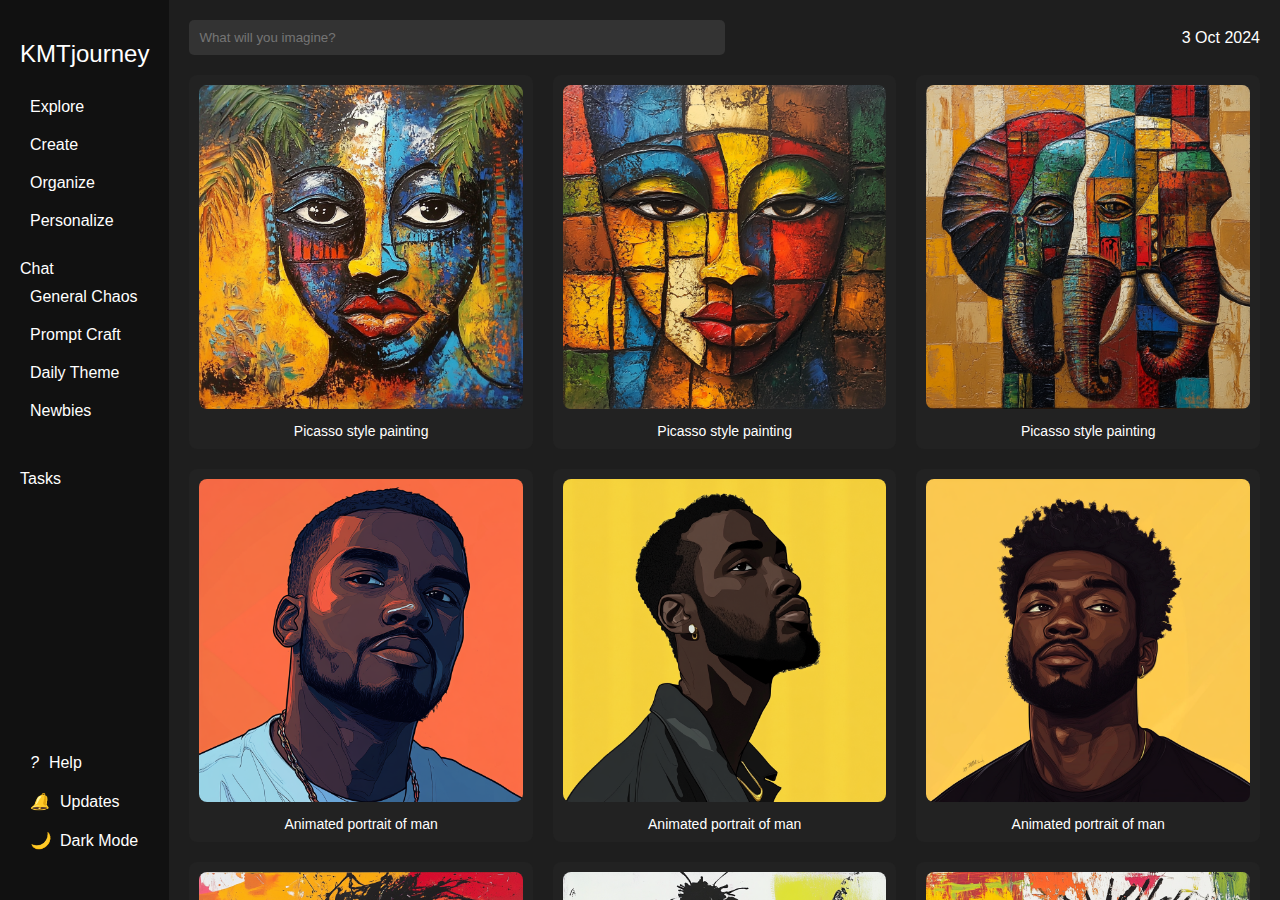
<file: index.html>
<!DOCTYPE html>
<html lang="en">
<head>
    <meta charset="UTF-8">
    <meta name="viewport" content="width=device-width, initial-scale=1.0">
    <title>Midjourney Interface Clone</title>
    <link rel="stylesheet" href="style.css">
</head>
<body>
    <div class="container">
        
        <div class="sidebar">
            <div class="logo">KMTjourney</div>
            <ul class="menu">
                <li><a href="explore.html">Explore</a></li>
                <li>Create</li>
                <li>Organize</li>
                <li>Personalize</li>
            </ul>
            <div class="chat">
                <p>Chat</p>
                <ul>
                    <li>General Chaos</li>
                    <li>Prompt Craft</li>
                    <li>Daily Theme</li>
                    <li>Newbies</li>
                </ul>
            </div>
            <div class="tasks">
                <p>Tasks</p>
            </div>
            <div class="settings">
                <div class="settings-item">
                    <i class="icon">?</i>
                    <span>Help</span>
                </div>
                <div class="settings-item">
                    <i class="icon">🔔</i>
                    <span>Updates</span>
                </div>
                <div class="settings-item" onclick="toggleDropdown()">
                    <i class="icon">🌙</i>
                    <span>Dark Mode</span>
                    <div class="dropdown" id="dropdown-menu">
                        <div class="dropdown-item">🌞 Light Mode</div>
                        <div class="dropdown-item active">🌙 Dark Mode</div>
                        <div class="dropdown-item">💻 System (Dark)</div>
                    </div>
                </div>
            </div>
        </div>

        
        <div class="main-content">
            <div class="header">
                <input type="text" placeholder="What will you imagine?" />
                <div class="date">3 Oct 2024</div>
            </div>
            <div class="grid">
             
                <div class="image-card">
                    <img src="graphic1.png" alt="Abstract Design 1" />
                    <p>Picasso style painting</p>
                </div>
                <div class="image-card">
                    <img src="graphic2.png" alt="Abstract Design 2" />
                    <p>Picasso style painting</p>
                </div>
                <div class="image-card">
                    <img src="graphic3.png" alt="Abstract Design 3" />
                    <p>Picasso style painting</p>
                </div>
                <div class="image-card">
                    <img src="graphic4.png" alt="Abstract Design 4" />
                    <p>Animated portrait of man</p>
                </div>
                <div class="image-card">
                    <img src="graphic5.png" alt="Abstract Design 5" />
                    <p>Animated portrait of man</p>
                </div>
                <div class="image-card">
                    <img src="graphic6.png" alt="Abstract Design 6" />
                    <p>Animated portrait of man</p>
                </div>
                <div class="image-card">
                    <img src="graphic7.png" alt="Abstract Design 7" />
                    <p>Andy Warhol style of woman dancing</p>
                </div>
                <div class="image-card">
                    <img src="graphic8.png" alt="Abstract Design 8" />
                    <p>Andy Warhol style of woman dancing</p>
                </div>
                <div class="image-card">
                    <img src="graphic9.png" alt="Abstract Design 9" />
                    <p>Andy Warhol style of woman dancing</p>
                </div>
            </div>
        </div>
    </div>
    <script>
        
        function toggleDropdown() {
            const dropdown = document.getElementById('dropdown-menu');
            dropdown.classList.toggle('show');
        }
    </script>
</body>
</html>
</file>
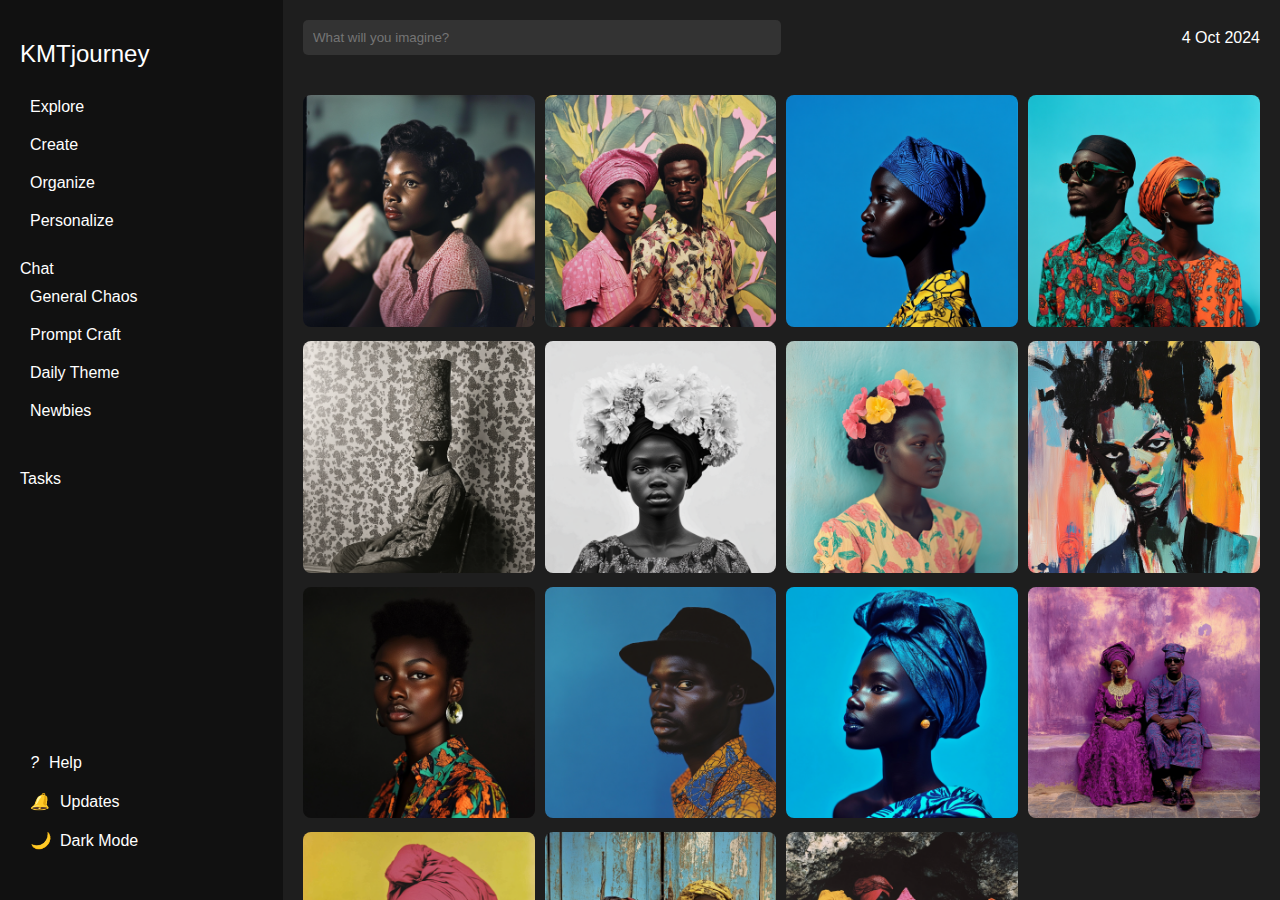
<file: explore.html>
<!DOCTYPE html>
<html lang="en">
<head>
    <meta charset="UTF-8">
    <meta name="viewport" content="width=device-width, initial-scale=1.0">
    <title>Explore Page</title>
    <link rel="stylesheet" href="style.css">
</head>
<body>
    <div class="container">
    
        <div class="sidebar">
            <div class="logo">KMTjourney</div>
            <ul class="menu">
                <li><a href="explore.html">Explore</a></li>
                <li>Create</li>
                <li>Organize</li>
                <li>Personalize</li>
            </ul>
            <div class="chat">
                <p>Chat</p>
                <ul>
                    <li>General Chaos</li>
                    <li>Prompt Craft</li>
                    <li>Daily Theme</li>
                    <li>Newbies</li>
                </ul>
            </div>
            <div class="tasks">
                <p>Tasks</p>
            </div>
            <div class="settings">
                <div class="settings-item">
                    <i class="icon">?</i>
                    <span>Help</span>
                </div>
                <div class="settings-item">
                    <i class="icon">🔔</i>
                    <span>Updates</span>
                </div>
                <div class="settings-item" onclick="toggleDropdown()">
                    <i class="icon">🌙</i>
                    <span>Dark Mode</span>
                    <div class="dropdown" id="dropdown-menu">
                        <div class="dropdown-item">🌞 Light Mode</div>
                        <div class="dropdown-item active">🌙 Dark Mode</div>
                        <div class="dropdown-item">💻 System (Dark)</div>
                    </div>
                </div>
            </div>
        </div>

        
        <div class="main-content">
            <div class="header">
                <input type="text" placeholder="What will you imagine?" />
                <div class="date">4 Oct 2024</div>
            </div>
            <div class="collage-grid">
                
                <div class="collage-image"><img src="image1.png" alt="Collage Image 1"></div>
                <div class="collage-image"><img src="image2.png" alt="Collage Image 2"></div>
                <div class="collage-image"><img src="image3.png" alt="Collage Image 3"></div>
                <div class="collage-image"><img src="image4.png" alt="Collage Image 4"></div>
                <div class="collage-image"><img src="image5.png" alt="Collage Image 5"></div>
                <div class="collage-image"><img src="image6.png" alt="Collage Image 6"></div>
                <div class="collage-image"><img src="image7.png" alt="Collage Image 7"></div>
                <div class="collage-image"><img src="image8.png" alt="Collage Image 8"></div>
                <div class="collage-image"><img src="image9.png" alt="Collage Image 9"></div>
                <div class="collage-image"><img src="image10.png" alt="Collage Image 10"></div>
                <div class="collage-image"><img src="image11.png" alt="Collage Image 11"></div>
                <div class="collage-image"><img src="image12.png" alt="Collage Image 12"></div>
                <div class="collage-image"><img src="image13.png" alt="Collage Image 13"></div>
                <div class="collage-image"><img src="image14.png" alt="Collage Image 14"></div>
                <div class="collage-image"><img src="image15.png" alt="Collage Image 15"></div>
            </div>
        </div>
    </div>

    <script>
        function toggleDropdown() {
            const dropdown = document.getElementById('dropdown-menu');
            dropdown.classList.toggle('show');
        }
    </script>
</body>
</html>
</file>
<file: style.css>
* {
    margin: 0;
    padding: 0;
    box-sizing: border-box;
}

body {
    font-family: Arial, sans-serif;
    background-color: #1e1e1e;
    color: #fff;
    display: flex;
    height: 100vh;
}

.container {
    display: flex;
    width: 100%;
}


.sidebar {
    width: 300px;
    background-color: #111;
    display: flex;
    flex-direction: column;
    padding: 40px 20px; 
}

.logo {
    font-size: 24px;
    margin-bottom: 20px;
}

.menu {
    list-style: none;
    margin-bottom: 20px; 
}

.menu li {
    padding: 10px 0;
    padding-left: 10px; 
    cursor: pointer;
    font-size: 16px;
}

.chat ul {
    list-style: none;
    margin-bottom: 20px; 
}

.chat ul li {
    padding: 10px 0;
    padding-left: 10px; 
    cursor: pointer;
    font-size: 16px;
}

.chat, .tasks {
    margin-bottom: 20px; 
}

.settings {
    margin-top: auto; 
}

.settings-item {
    display: flex;
    align-items: center;
    padding: 10px 0;
    padding-left: 10px;
    cursor: pointer;
}

.settings-item .icon {
    margin-right: 10px;
}

.dropdown {
    display: none;
    position: absolute;
    top: 40px;
    left: 0;
    background-color: #222;
    padding: 10px;
    border-radius: 8px;
    width: 200px;
    z-index: 10;
}

.dropdown-item {
    padding: 10px;
    font-size: 14px;
    cursor: pointer;
    display: flex;
    align-items: center;
}

.dropdown-item:hover, .dropdown-item.active {
    background-color: #333;
}

.dropdown-item::before {
    margin-right: 10px;
}

.show {
    display: block;
}


.main-content {
    flex-grow: 1;
    padding: 20px;
    overflow-y: auto; 
}

.header {
    display: flex;
    justify-content: space-between;
    align-items: center;
    padding-bottom: 20px;
}

.header input {
    width: 50%;
    padding: 10px;
    border: none;
    border-radius: 5px;
    background-color: #333;
    color: white;
}

.header .date {
    font-size: 16px;
}

.grid {
    display: grid;
    grid-template-columns: repeat(3, 1fr);
    grid-gap: 20px;
}

.image-card {
    background-color: #222;
    padding: 10px;
    border-radius: 8px;
}

.image-card img {
    width: 100%;
    border-radius: 8px;
}

.image-card p {
    text-align: center;
    margin-top: 10px;
    font-size: 14px;
}

.collage-grid {
    display: grid;
    grid-template-columns: repeat(auto-fill, minmax(200px, 1fr));
    grid-gap: 10px;
    padding: 20px 0;
}

.collage-image {
    overflow: hidden;
}

.collage-image img {
    width: 100%;
    height: auto;
    object-fit: cover;
    border-radius: 8px;
}
a {
    text-decoration: none;
    color: white
 }
</file>
